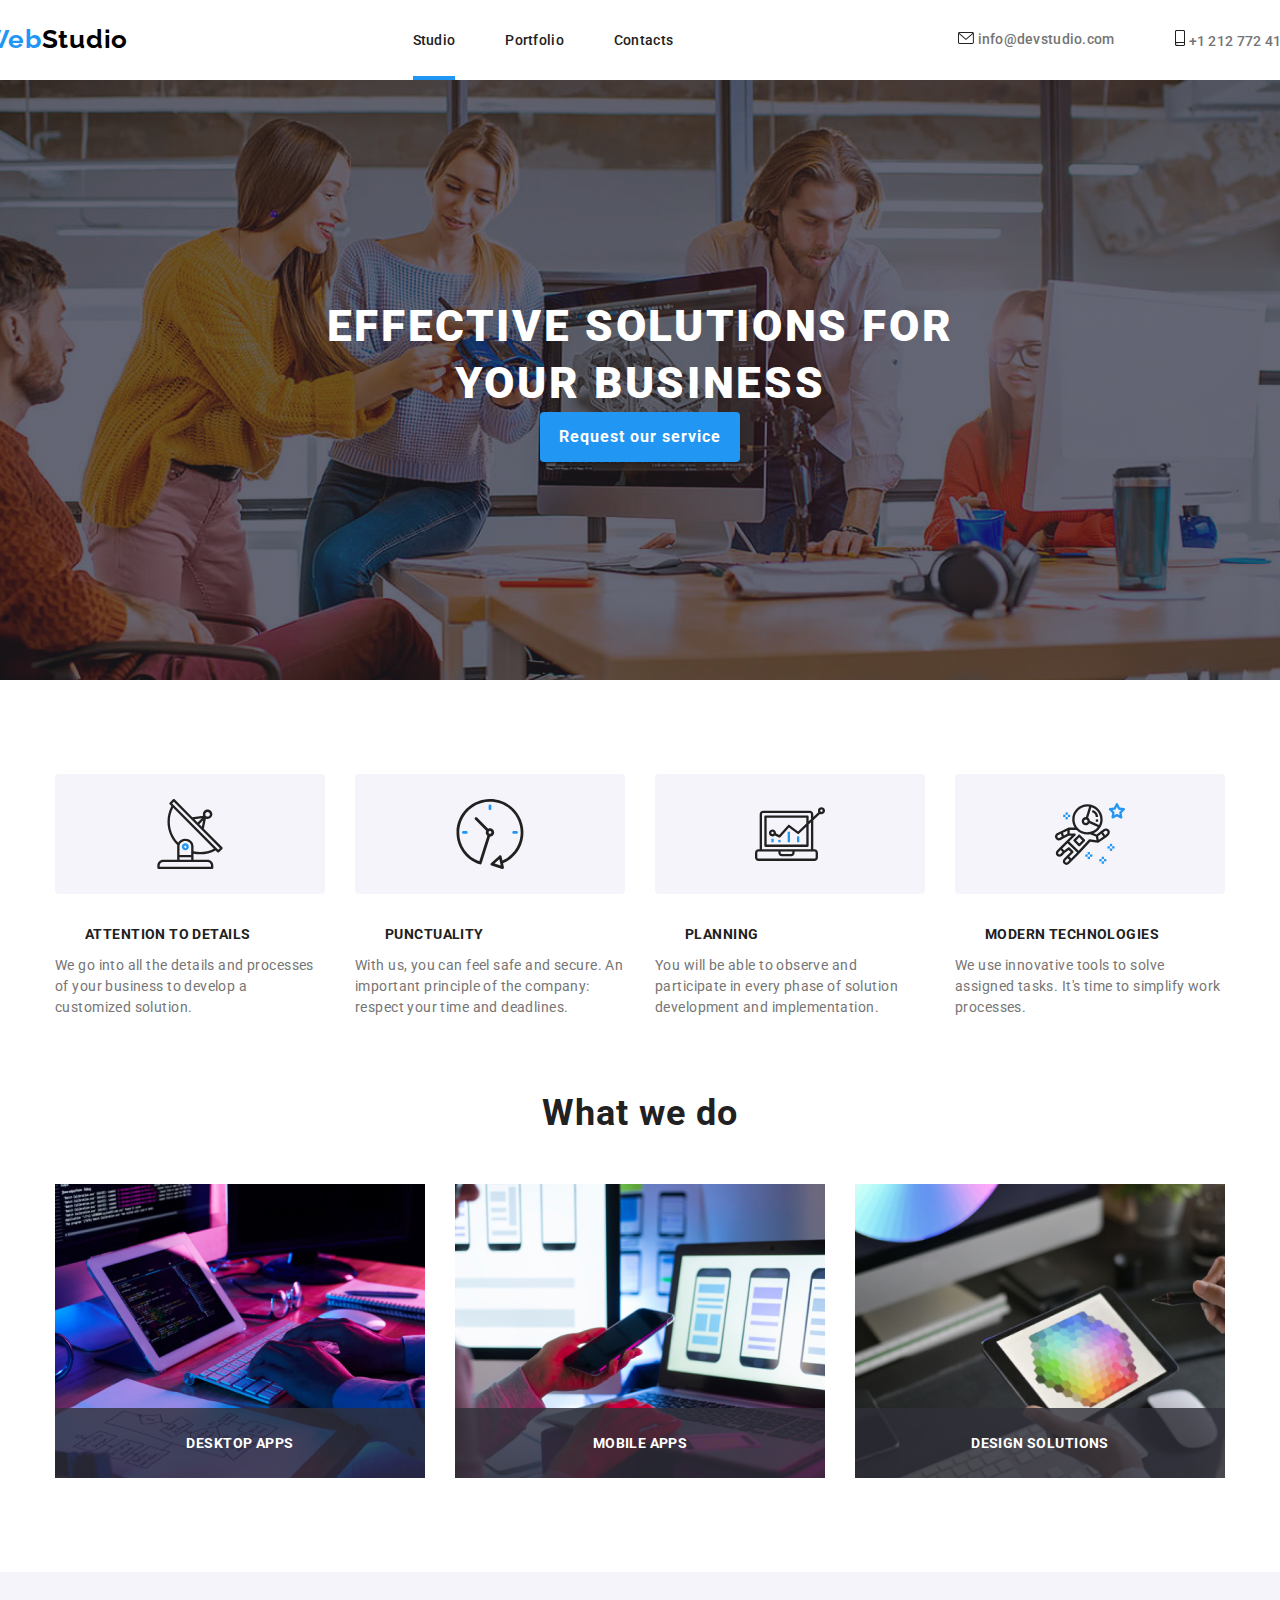
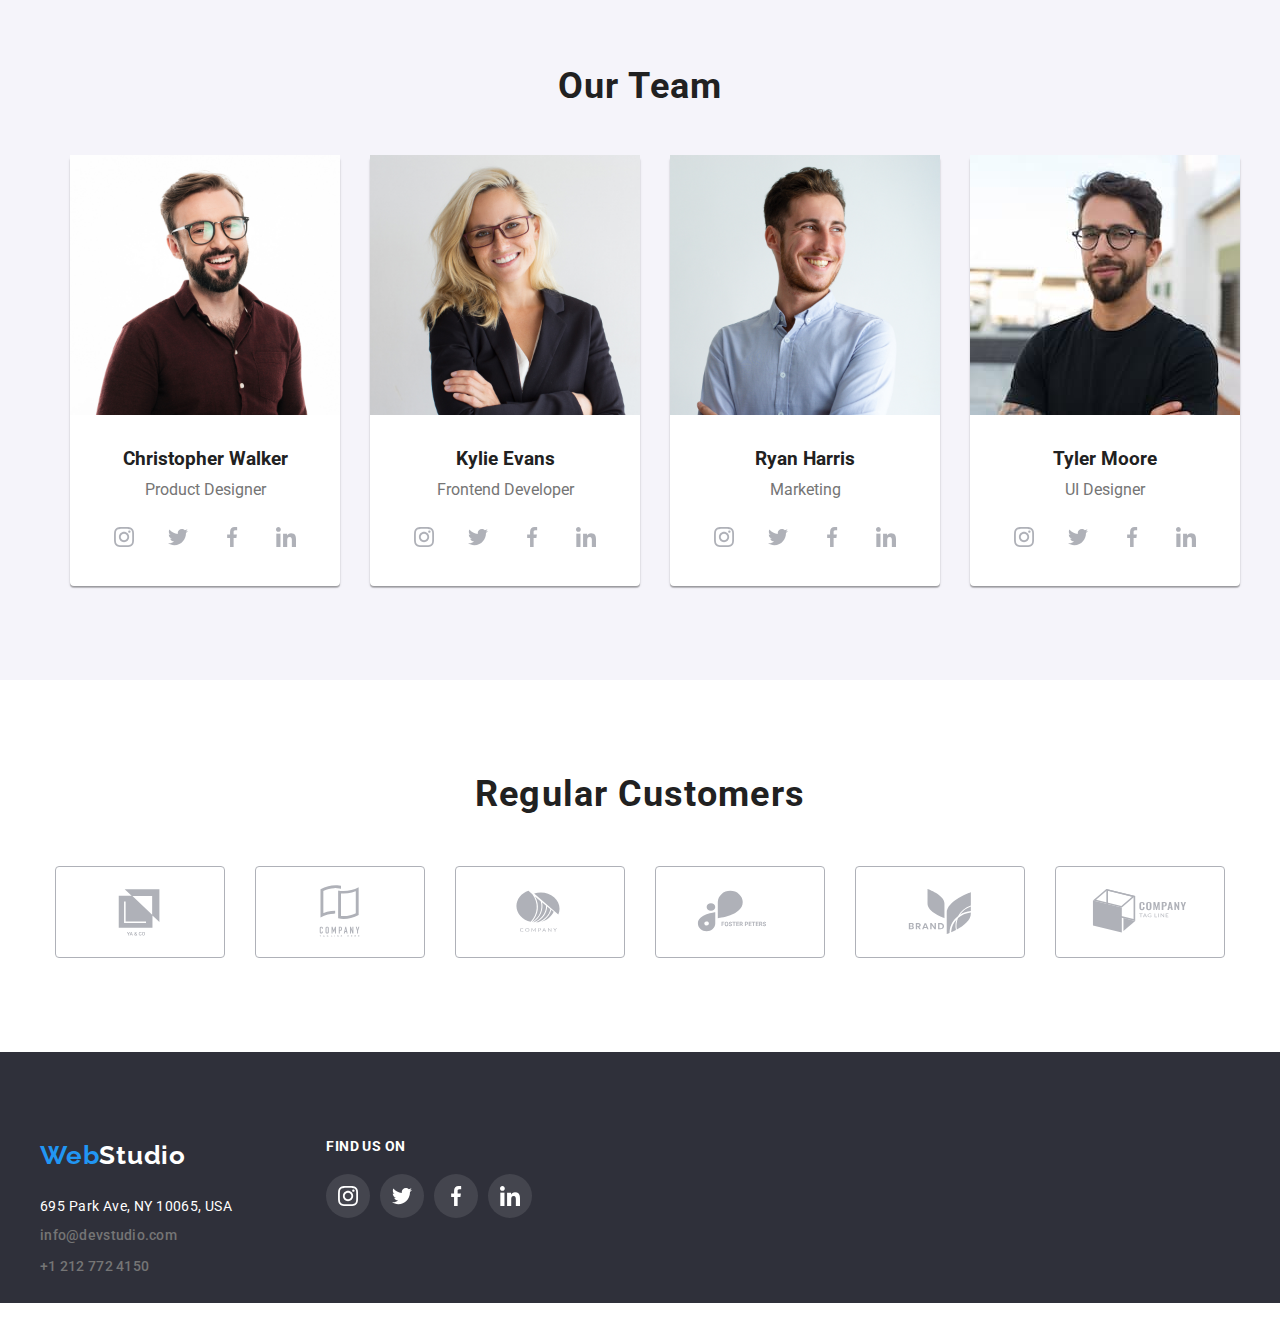
<file: index.html>
<!DOCTYPE html>
<html lang="en">
  <head>
    <meta charset="UTF-8" />
    <meta name="viewport" content="width=device-width, initial-scale=1.0" />
    <title>Studio</title>
    <link rel="stylesheet" href="css/reset.css" />
    <link rel="stylesheet" href="css/modern-normalize.css" />
    <link rel="preconnect" href="https://fonts.googleapis.com" />
    <link rel="preconnect" href="https://fonts.gstatic.com" crossorigin />
    <link rel="preconnect" href="https://fonts.googleapis.com" />
    <link rel="preconnect" href="https://fonts.gstatic.com" crossorigin />
    <link
      href="https://fonts.googleapis.com/css2?family=Raleway:wght@700&family=Roboto:wght@400;500;700;900&display=swap"
      rel="stylesheet"
    />
    <link rel="stylesheet" href="css/style.css" />
  </head>
  <body>
    <!-- Header section -->
    <header class="global-header">
      <div class="logo-container">
        <p class="webstudio-icon">
          <a href="index.html">Web<span class="studio-text">Studio</span></a>
        </p>
      </div>
      <!-- Navigation menu -->
      <nav class="nav-menu-container">
        <ul class="navigation-menu">
          <li class="header-link current">
            <a href="index.html">Studio</a>
          </li>
          <li class="header-link">
            <a href="portfolio.html">Portfolio</a>
          </li>
          <li class="header-link">
            <a href="contacts.html">Contacts</a>
          </li>
        </ul>
      </nav>
      <!-- Top contact details -->
      <div class="top-contact-details">
        <div class="mail-address">
          <span>
            <svg>
              <use href="./images/icons.svg#icon-envelope-hover"></use>
            </svg>
            <a href="mailto:info@devstudio.com">info@devstudio.com</a>
          </span>
        </div>
        <div class="phone-number">
          <span>
            <svg>
              <use href="./images/icons.svg#icon-smartphone"></use>
            </svg>
            <a href="tel:+12127724150"> +1 212 772 4150 </a>
          </span>
        </div>
      </div>
    </header>
    <!-- Main section -->
    <main>
      <section class="hero-section">
        <h1>EFFECTIVE SOLUTIONS FOR YOUR BUSINESS</h1>
        <div>
          <button data-modal-open class="request-button">
            Request our service
          </button>
        </div>
      </section>
    </main>
    <!-- Hero section -->
    <section class="container">
      <div class="hero-section-icons">
        <div class="icons-list">
          <svg class="icons">
            <use href="./images/icons.svg#icon-antenna-1"></use>
          </svg>
        </div>

        <div class="icons-list">
          <svg class="icons">
            <use href="./images/icons.svg#icon-clock-1"></use>
          </svg>
        </div>

        <div class="icons-list">
          <svg class="icons">
            <use href="./images/icons.svg#icon-diagram-1"></use>
          </svg>
        </div>

        <div class="icons-list">
          <svg class="icons">
            <use href="./images/icons.svg#icon-astronaut-1"></use>
          </svg>
        </div>
      </div>
      <div class="text-board-section">
        <div class="attention-board">
          <h3>ATTENTION TO DETAILS</h3>
          <div>
            We go into all the details and processes of your business to develop
            a customized solution.
          </div>
        </div>

        <div class="punctuality-board">
          <h3>PUNCTUALITY</h3>
          <div>
            With us, you can feel safe and secure. An important principle of the
            company: respect your time and deadlines.
          </div>
        </div>

        <div class="planning-board">
          <h3>PLANNING</h3>
          <div>
            You will be able to observe and participate in every phase of
            solution development and implementation.
          </div>
        </div>

        <div class="modern-techno-board">
          <h3>MODERN TECHNOLOGIES</h3>
          <div>
            We use innovative tools to solve assigned tasks. It's time to
            simplify work processes.
          </div>
        </div>
      </div>
    </section>
    <!-- What we do section -->
    <section class="what-we-do-section">
      <h2>What we do</h2>
      <div class="photo-panel-section">
        <ul class="photo-panel-board">
          <li class="photo-elements">
            <img
              src="images/fingersWritingCodeOnKeyboard.jpg"
              alt="fingers writing code on keyboard"
              width="370"
            />
            <div class="overlay-text">
              <div>DESKTOP APPS</div>
            </div>
          </li>
          <li class="photo-elements">
            <img
              src="images/watchingPhoneNearLaptop.jpg"
              alt="watching phone near laptop"
              width="370"
            />
            <div class="overlay-text">
              <div>Mobile APPS</div>
            </div>
          </li>
          <li class="photo-elements">
            <img
              src="images/drawingOnTheTablet.jpg"
              alt="drawing on the tablet"
              width="370"
            />
            <div class="overlay-text">
              <div>DESIGN SOLUTIONS</div>
            </div>
          </li>
        </ul>
      </div>
    </section>
    <!-- Our team section -->
    <section class="our-team-section">
      <h2 class="our-team-section-title">Our Team</h2>

      <ul class="team-member-panel">
        <li class="card">
          <div class="photo-album">
            <img
              src="images/christopherWalkerPhoto.jpg"
              alt="Cristopher Walker photo"
              width="270"
            />
          </div>
          <h3>Christopher Walker</h3>
          <span class="profession-title">Product Designer</span>
          <div class="social-icons">
            <a
              href="https://www.instagram.com/"
              class="social-media-icons"
              aria-label="Instagram"
            >
              <svg>
                <use href="./images/icons.svg#icon-instagram-2"></use>
              </svg>
            </a>

            <a
              href="https://www.twitter.com/"
              class="social-media-icons"
              aria-label="Twitter"
            >
              <svg>
                <use href="./images/icons.svg#icon-twitter-1"></use>
              </svg>
            </a>

            <a
              href="https://www.facebook.com/"
              class="social-media-icons"
              aria-label="Facebook"
            >
              <svg>
                <use href="./images/icons.svg#icon-facebook-1"></use>
              </svg>
            </a>

            <a
              href="https://www.linkedin.com/"
              class="social-media-icons"
              aria-label="Linkedin"
            >
              <svg>
                <use href="./images/icons.svg#icon-linkedin-1"></use>
              </svg>
            </a>
          </div>
        </li>

        <li class="card">
          <div class="photo-album">
            <img
              src="images/kylieEvansPhoto.jpg"
              alt="Kylie Evans photo"
              width="270"
            />
          </div>

          <h3>Kylie Evans</h3>
          <span class="profession-title">Frontend Developer</span>
          <div class="social-icons">
            <a
              href="https://www.instagram.com/"
              class="social-media-icons"
              aria-label="Instagram"
            >
              <svg>
                <use href="./images/icons.svg#icon-instagram-2"></use>
              </svg>
            </a>

            <a
              href="https://www.twitter.com/"
              class="social-media-icons"
              aria-label="Twitter"
            >
              <svg>
                <use href="./images/icons.svg#icon-twitter-1"></use>
              </svg>
            </a>

            <a
              href="https://www.facebook.com/"
              class="social-media-icons"
              aria-label="Facebook"
            >
              <svg>
                <use href="./images/icons.svg#icon-facebook-1"></use>
              </svg>
            </a>

            <a
              href="https://www.linkedin.com/"
              class="social-media-icons"
              aria-label="Linkedin"
            >
              <svg>
                <use href="./images/icons.svg#icon-linkedin-1"></use>
              </svg>
            </a>
          </div>
        </li>

        <li class="card">
          <div class="photo-album">
            <img
              src="images/ryanHarrisPhoto.jpg"
              alt="Ryan Harris photo"
              width="270"
            />
          </div>
          <h3>Ryan Harris</h3>
          <span class="profession-title">Marketing</span>
          <div class="social-icons">
            <a
              href="https://www.instagram.com/"
              class="social-media-icons"
              aria-label="Instagram"
            >
              <svg>
                <use href="./images/icons.svg#icon-instagram-2"></use>
              </svg>
            </a>

            <a
              href="https://www.twitter.com/"
              class="social-media-icons"
              aria-label="Twitter"
            >
              <svg>
                <use href="./images/icons.svg#icon-twitter-1"></use>
              </svg>
            </a>

            <a
              href="https://www.facebook.com/"
              class="social-media-icons"
              aria-label="Facebook"
            >
              <svg>
                <use href="./images/icons.svg#icon-facebook-1"></use>
              </svg>
            </a>

            <a
              href="https://www.linkedin.com/"
              class="social-media-icons"
              aria-label="Linkedin"
            >
              <svg>
                <use href="./images/icons.svg#icon-linkedin-1"></use>
              </svg>
            </a>
          </div>
        </li>

        <li class="card">
          <div class="photo-album">
            <img
              src="images/tylerMoorePhoto.jpg"
              alt="Tyler Moore photo"
              width="270"
            />
          </div>
          <h3>Tyler Moore</h3>
          <span class="profession-title">UI Designer</span>
          <div class="social-icons">
            <a
              href="https://www.instagram.com/"
              class="social-media-icons"
              aria-label="Instagram"
            >
              <svg>
                <use href="./images/icons.svg#icon-instagram-2"></use>
              </svg>
            </a>

            <a
              href="https://www.twitter.com/"
              class="social-media-icons"
              aria-label="Twitter"
            >
              <svg>
                <use href="./images/icons.svg#icon-twitter-1"></use>
              </svg>
            </a>

            <a
              href="https://www.facebook.com/"
              class="social-media-icons"
              aria-label="Facebook"
            >
              <svg>
                <use href="./images/icons.svg#icon-facebook-1"></use>
              </svg>
            </a>

            <a
              href="https://www.linkedin.com/"
              class="social-media-icons"
              aria-label="Linkedin"
            >
              <svg>
                <use href="./images/icons.svg#icon-linkedin-1"></use>
              </svg>
            </a>
          </div>
        </li>
      </ul>
    </section>
    <!-- Regular costumers section -->
    <section class="regular-costumers-section">
      <h2>Regular Customers</h2>
      <div class="logo-section">
        <div class="logo">
          <svg>
            <use href="./images/icons.svg#icon-first-logo"></use>
          </svg>
        </div>
        <div class="logo">
          <svg>
            <use href="./images/icons.svg#icon-second-logo"></use>
          </svg>
        </div>
        <div class="logo">
          <svg>
            <use href="./images/icons.svg#icon-third-logo"></use>
          </svg>
        </div>
        <div class="logo">
          <svg>
            <use href="./images/icons.svg#icon-fourth-logo"></use>
          </svg>
        </div>
        <div class="logo">
          <svg>
            <use href="./images/icons.svg#icon-fifth-logo"></use>
          </svg>
        </div>
        <div class="logo">
          <svg>
            <use href="./images/icons.svg#icon-sixth-logo"></use>
          </svg>
        </div>
      </div>
    </section>
    <!-- Bottom section -->
    <div class="bottom-section">
      <footer class="bottom-contact-details">
        <div class="webstudio-section">
          <p class="webstudio-icon">
            <a href="index.html"
              >Web<span class="bottom-studio-text">Studio</span></a
            >
          </p>

          <address class="work-place">695 Park Ave, NY 10065, USA</address>
          <div class="contact-details">
            <div class="phone-number">
              <a href="mailto:info@devstudio.com">info@devstudio.com</a>
            </div>
            <div class="mail-address">
              <a href="tel:+12127724150"> +1 212 772 4150 </a>
            </div>
          </div>
        </div>

        <div class="find-us">
          <p>Find us on</p>
          <div class="bottom-social-icons">
            <a
              href="https://www.instagram.com/"
              class="bottom-social-media-icons"
              aria-label="Instagram"
            >
              <svg class="social-icon">
                <use href="./images/icons.svg#icon-instagram-2"></use>
              </svg>
            </a>

            <a
              href="https://www.twitter.com/"
              class="bottom-social-media-icons"
              aria-label="Twitter"
            >
              <svg class="social-icon">
                <use href="./images/icons.svg#icon-twitter-1"></use>
              </svg>
            </a>

            <a
              href="https://www.facebook.com/"
              class="bottom-social-media-icons"
              aria-label="Facebook"
            >
              <svg class="social-icon">
                <use href="./images/icons.svg#icon-facebook-1"></use>
              </svg>
            </a>

            <a
              href="https://www.linkedin.com/"
              class="bottom-social-media-icons"
              aria-label="Linkedin"
            >
              <svg class="social-icon">
                <use href="./images/icons.svg#icon-linkedin-1"></use>
              </svg>
            </a>
          </div>
        </div>
      </footer>
    </div>

    <!-- Modal -->
    <div class="modal is-hidden" data-modal>
      <div class="modal-content">
        <button class="close-button" data-modal-close>&times;</button>
      </div>
    </div>

    <script src="./js/modal.js"></script>
  </body>
</html>
</file>
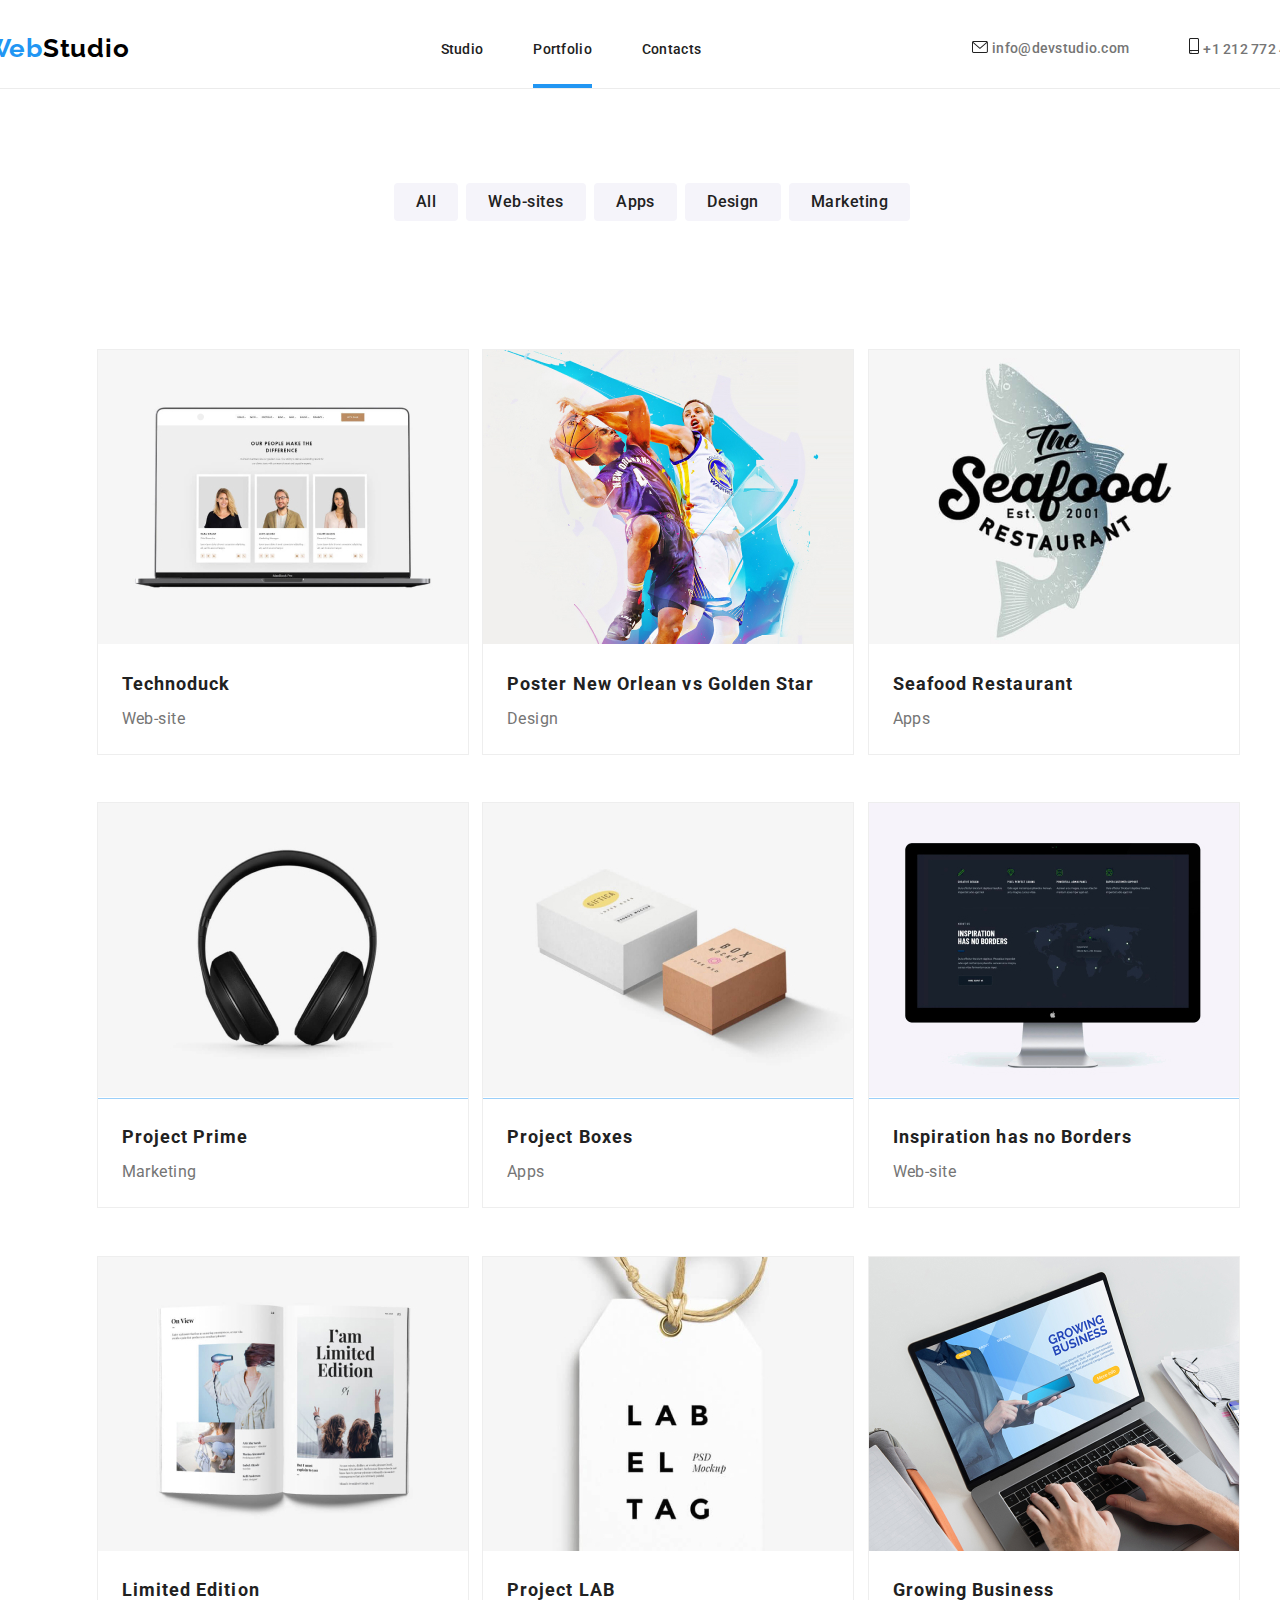
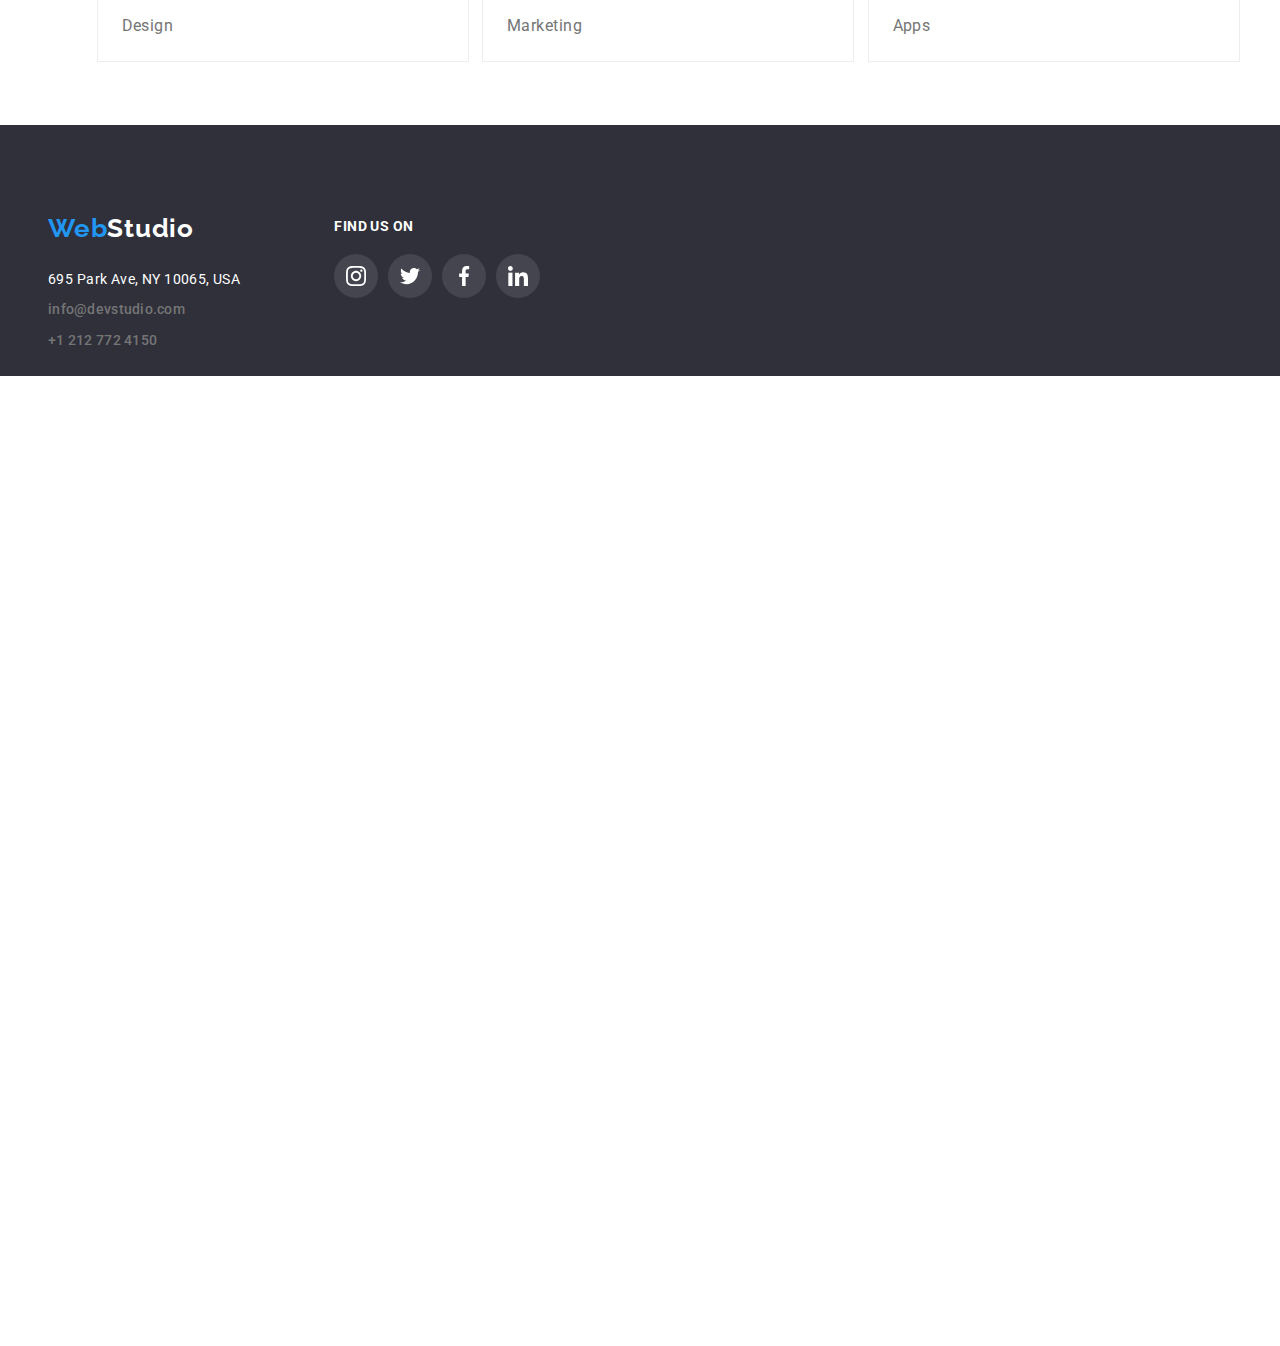
<file: portfolio.html>
<!DOCTYPE html>
<html lang="en">
  <head>
    <meta charset="UTF-8" />
    <meta name="viewport" content="width=device-width, initial-scale=1.0" />
    <title>Portfolio</title>
    <link rel="preconnect" href="https://fonts.googleapis.com" />
    <link rel="preconnect" href="https://fonts.gstatic.com" crossorigin />
    <link rel="preconnect" href="https://fonts.googleapis.com" />
    <link rel="preconnect" href="https://fonts.gstatic.com" crossorigin />
    <link
      href="https://fonts.googleapis.com/css2?family=Raleway:wght@700&family=Roboto:wght@400;500;700;900&display=swap"
      rel="stylesheet"
    />
    <link rel="stylesheet" href="css/style.css" />
  </head>

  <body>
    <div class="portfolio-layout-page">
      <header class="global-header">
        <div class="logo-container">
          <p class="webstudio-icon">
            <a href="index.html">Web<span class="studio-text">Studio</span></a>
          </p>
        </div>

        <nav class="nav-menu-container">
          <ul class="navigation-menu">
            <li class="header-link">
              <a href="index.html">Studio</a>
            </li>
            <li class="header-link current">
              <a
                href="portfolio.html"
                target="_blank"
                rel="noopener noreferrer nofollow"
                >Portfolio</a
              >
            </li>
            <li class="header-link">
              <a
                href="contacts.html"
                target="_blank"
                rel="noopener noreferrer nofollow"
                >Contacts</a
              >
            </li>
          </ul>
        </nav>

        <div class="top-contact-details">
          <div class="mail-address">
            <span>
              <svg>
                <use href="./images/icons.svg#icon-envelope-hover"></use>
              </svg>
              <a href="mailto:info@devstudio.com">info@devstudio.com</a>
            </span>
          </div>
          <div class="phone-number">
            <span>
              <svg>
                <use href="./images/icons.svg#icon-smartphone"></use>
              </svg>
              <a href="tel:+12127724150"> +1 212 772 4150 </a>
            </span>
          </div>
        </div>
      </header>
      <div class="portfolio-header-border"></div>

      <div class="button-menu-section">
        <div class="button"><button class="all-button">All</button></div>
        <div class="button"><button class="web-button">Web-sites</button></div>
        <div class="button"><button class="apps-button">Apps</button></div>
        <div class="button"><button class="design-button">Design</button></div>
        <div class="button">
          <button class="marketing-button">Marketing</button>
        </div>
      </div>

      <section class="photo-section-board">
        <ul class="album-section">
          <li class="photo-card">
            <div class="animation">
              <img
                src="images/techoduckPhoto.jpg"
                alt="techonduck photo"
                width="370"
                height="294"
              />
              <div class="overlay-photo-text">
                <p>
                  Technoduck is a state-of-the-art coronavirus distribution
                  platform. Companies use this platform for digital espionage
                  and attacks on competitors' secure servers.
                </p>
              </div>
            </div>

            <h3>Technoduck</h3>
            <span class="target">Web-site</span>
          </li>

          <li class="photo-card">
            <div class="animation">
              <img
                src="images/newOrleanVsGoldenState.jpg"
                alt="New Orlean vs Golden State photo"
                width="370"
                height="294"
              />
              <div class="overlay-photo-text"></div>
            </div>
            <h3>Poster New Orlean vs Golden Star</h3>
            <span class="target">Design</span>
          </li>

          <li class="photo-card">
            <div class="animation">
              <img
                src="images/seaFoodRestaurant.jpg"
                alt="sea food restaurant photo"
                width="370"
                height="294"
              />
              <div class="overlay-photo-text"></div>
            </div>
            <h3>Seafood Restaurant</h3>
            <span class="target">Apps</span>
          </li>

          <li class="photo-card">
            <div class="animation">
              <img
                src="images/projectPrimePhoto.jpg"
                alt="project prime photo"
                width="370"
                height="294"
              />
              <div class="overlay-photo-text"></div>
            </div>
            <h3>Project Prime</h3>
            <span class="target">Marketing</span>
          </li>

          <li class="photo-card">
            <div class="animation">
              <img
                src="images/projectBoxPhoto.jpg"
                alt="project box photo"
                width="370"
                height="294"
              />
              <div class="overlay-photo-text"></div>
            </div>
            <h3>Project Boxes</h3>
            <span class="target">Apps</span>
          </li>

          <li class="photo-card">
            <div class="animation">
              <img
                src="images/inspirationHasNoBorderPhoto.jpg"
                alt="inspiration border photo"
                width="370"
                height="294"
              />
              <div class="overlay-photo-text"></div>
            </div>
            <h3>Inspiration has no Borders</h3>
            <span class="target">Web-site</span>
          </li>

          <li class="photo-card">
            <div class="animation">
              <img
                src="images/limitedEditionPhoto.jpg"
                alt="limited edition photo"
                width="370"
                height="294"
              />
              <div class="overlay-photo-text"></div>
            </div>
            <h3>Limited Edition</h3>
            <span class="target">Design</span>
          </li>

          <li class="photo-card">
            <div class="animation">
              <img
                src="images/projectLabPhoto.jpg"
                alt="project lab photo"
                width="370"
                height="294"
              />
              <div class="overlay-photo-text"></div>
            </div>
            <h3>Project LAB</h3>
            <span class="target">Marketing</span>
          </li>

          <li class="photo-card">
            <div class="animation">
              <img
                src="images/growingBusinessPhoto.jpg"
                alt="growing business photo"
                width="370"
                height="294"
              />
              <div class="overlay-photo-text"></div>
            </div>
            <h3>Growing Business</h3>
            <span class="target">Apps</span>
          </li>
        </ul>
      </section>
      <div class="bottom-section">
        <footer class="bottom-contact-details">
          <div class="webstudio-section">
            <p class="webstudio-icon">
              <a href="index.html"
                >Web<span class="bottom-studio-text">Studio</span></a
              >
            </p>

            <address class="work-place">695 Park Ave, NY 10065, USA</address>
            <div class="contact-details">
              <div class="phone-number">
                <a href="mailto:info@devstudio.com">info@devstudio.com</a>
              </div>
              <div class="mail-address">
                <a href="tel:+12127724150"> +1 212 772 4150 </a>
              </div>
            </div>
          </div>

          <div class="find-us">
            <p>Find us on</p>
            <div class="bottom-social-icons">
              <a
                href="https://www.instagram.com/"
                class="bottom-social-media-icons"
                aria-label="Instagram"
              >
                <svg class="social-icon">
                  <use href="./images/icons.svg#icon-instagram-2"></use>
                </svg>
              </a>

              <a
                href="https://www.twitter.com/"
                class="bottom-social-media-icons"
                aria-label="Twitter"
              >
                <svg class="social-icon">
                  <use href="./images/icons.svg#icon-twitter-1"></use>
                </svg>
              </a>

              <a
                href="https://www.facebook.com/"
                class="bottom-social-media-icons"
                aria-label="Facebook"
              >
                <svg class="social-icon">
                  <use href="./images/icons.svg#icon-facebook-1"></use>
                </svg>
              </a>

              <a
                href="https://www.linkedin.com/"
                class="bottom-social-media-icons"
                aria-label="Linkedin"
              >
                <svg class="social-icon">
                  <use href="./images/icons.svg#icon-linkedin-1"></use>
                </svg>
              </a>
            </div>
          </div>
        </footer>
      </div>
    </div>
  </body>
</html>
</file>
<file: css/style.css>
:root {
  --webstudio-font-family: "Raleway", sans-serif;
  --text-font-family: "Roboto", sans-serif;
  --button-links-color: #2196f3;
  --hover-buttons-color: #fff;
  --header-text-color: #212121;
  --normal-text-color: #757575;
  --portfolio-button-color: #f5f4fa;
  --section-width: 1600px;
  --border-radius-value: 4px;
  --social-media-background-color: #ffffff;
  --social-media-color: #afb1b8;
  --social-media-hover-text-color: #ffffff;
  --social-media-hover-background-color: #2196f3;
  --footer-background-color: #2f303a;
  --logo-background-color: #2196f3;
  --studio-background-color-for-card: #ffffff;
  --transition-value: 250ms cubic-bezier(0.4, 0, 0.2, 1);
}
/* Studio page */
body,
body :visited {
  font-family: "Roboto", sans-serif;
  color: var(--header-text-color);
  font-weight: 400;
}

body {
  width: var(--section-width);
  height: 2930px;
  width: 100%;
  display: flex;
  flex-direction: column;
  align-items: center;
}

.global-header {
  width: var(--section-width);
  height: 80px;
  display: flex;
  align-items: center;
  justify-content: space-around;
  flex-shrink: 0;
  border: 1px;
}

.global-header .nav-menu-container .navigation-menu {
  display: flex;
  justify-content: space-between;
  gap: 50px;
  position: relative;
}

.global-header .top-contact-details {
  display: flex;
  gap: 60px;
}

.hover-active-bar {
  visibility: hidden;
  width: 100%;
  height: 4px;
  border-radius: 2px;
  background: #2196f3;
  position: relative;
  top: 29px;
}

ul {
  list-style-type: none;
}

ul a:link,
ul a:visited,
ul a:hover {
  text-decoration: none;
  transition: color var(--transition-value);
}

.webstudio-icon a:link,
.webstudio-icon a:visited,
.webstudio-icon a:hover,
.webstudio-icon a:active {
  font-family: var(--webstudio-font-family);
  color: #2196f3;
  font-size: 26px;
  font-weight: 700;
  letter-spacing: 0.78px;
  text-decoration: none;
}

.studio-text {
  color: #000000;
  font-size: 26px;
  font-family: var(--webstudio-font-family);
  font-weight: 700;
  letter-spacing: 0.78px;
}

.navigation-menu li a {
  color: #212121;
  font-family: var(--text-font-family);
  font-size: 14px;
  font-weight: 500;
  letter-spacing: 0.28px;
}

.navigation-menu :focus,
.navigation-menu :hover,
.top-contact-details :hover,
.top-contact-details :focus,
.contact-details :hover,
.contact-details :focus {
  color: var(--button-links-color);
  transition: color var(--transition-value);
}

.header-link {
  position: relative;
}

.current::after {
  content: "";
  position: absolute;
  left: 0;
  top: 45px;
  width: 100%;
  height: 4px;
  flex-shrink: 0;
  background-color: #2196f3;
}

.top-contact-details a,
.contact-details a {
  color: var(--normal-text-color);
  font-size: 14px;
  font-weight: 500;
  letter-spacing: 0.28px;
  text-decoration: none;
}

.phone-number svg {
  width: 10px;
  height: 16px;
  flex-shrink: 0;
  cursor: pointer;
}

.mail-address svg {
  width: 16px;
  height: 11.996px;
  flex-shrink: 0;
  cursor: pointer;
}

.hero-section {
  background: linear-gradient(rgba(47, 48, 58, 0.4), rgba(47, 48, 58, 0.4)),
    url("../images/heroBackground.jpg");
  width: var(--section-width);
  height: 600px;
  flex-shrink: 0;
  display: flex;
  flex-direction: column;
  justify-content: center;
  align-items: center;
}

.hero-section h1 {
  color: #fff;
  font-size: 44px;
  font-weight: 900;
  line-height: 1.3;
  letter-spacing: 2.64px;
  text-align: center;
  text-transform: uppercase;
  display: flex;
  flex-direction: column;
  justify-content: center;
  align-items: center;
  width: 696px;
  flex-shrink: 0;
}

.hero-section .request-button {
  width: 200px;
  height: 50px;
  flex-shrink: 0;
  border-radius: var(--border-radius-value);
  background: var(--button-links-color);
  border: none;
  box-shadow: 0px 4px 4px 0px rgba(0, 0, 0, 0.15);
}

.request-button,
.request-button :focus,
.request-button :hover {
  background-color: var(--button-links-color);
  color: var(--hover-buttons-color);
  text-align: center;
  font-size: 16px;
  font-weight: 700;
  line-height: 1.875em;
  letter-spacing: 0.96px;
  cursor: pointer;
}

.container {
  display: flex;
  flex-direction: column;
  align-items: center;
}

.text-board-section h3 {
  color: var(--header-text-color);
  font-size: 14px;
  font-weight: 700;
  letter-spacing: 0.42px;
  text-transform: uppercase;
  margin-left: 30px;
  margin-bottom: 10px;
}

.hero-section-icons {
  display: flex;
  gap: 30px;
  margin-top: 94px;
  margin-bottom: 30px;
}

.hero-section-icons .icons-list {
  display: flex;
  justify-content: center;
  align-items: center;
  width: 270px;
  height: 120px;
  flex-shrink: 0;
  border-radius: 4px;
  background: #f5f4fa;
}

.hero-section-icons .icons {
  display: flex;
  width: 70px;
  height: 70px;
  flex-shrink: 0;
}

.text-board-section {
  display: flex;
  justify-content: center;
  gap: 30px;
  width: var(--section-width);
  color: var(--normal-text-color);
  font-size: 14px;
  line-height: 1.5em;
  letter-spacing: 0.42px;
}

.text-board-section .attention-board,
.text-board-section .punctuality-board,
.text-board-section .planning-board,
.text-board-section .modern-techno-board {
  display: flex;
  flex-direction: column;
  flex-shrink: 0;
  width: 270px;
  height: 75px;
  margin-bottom: 94px;
}

h2 {
  color: var(--header-text-color);
  text-align: center;
  font-size: 36px;
  font-weight: 700;
  letter-spacing: 1.08px;
}

.photo-panel-section {
  margin-top: 50px;
  margin-bottom: 94px;
}

.photo-panel-board {
  display: flex;
  gap: 30px;
}

.photo-elements {
  position: relative;
  width: 370px;
  height: 294px;
  flex-shrink: 0;
}

.overlay-text {
  background: rgba(47, 48, 58, 0.8);
  position: absolute;
  bottom: 0;
  width: 370px;
  height: 70px;
  flex-shrink: 0;
  color: #fff;
  font-family: var(--text-font-family);
  font-size: 14px;
  font-weight: 700;
  letter-spacing: 0.42px;
  text-transform: uppercase;
  display: flex;
  justify-content: center;
  align-items: center;
}

.our-team-section {
  width: 1600px;
  height: 708px;
  flex-shrink: 0;
  background-color: #f5f4fa;
  display: flex;
  flex-direction: column;
}

.our-team-section h2 {
  width: var(--section-width);
  margin-top: 94px;
  margin-bottom: 50px;
}

.team-member-panel {
  display: flex;
  justify-content: center;
}

.team-member-panel .card {
  width: 270px;
  height: 428px;
  margin-left: 30px;
  flex-shrink: 0;
  display: flex;
  background-color: var(--studio-background-color-for-card);
  flex-direction: column;
  justify-content: center;
  align-items: center;
  border-radius: 0px 0px 4px 4px;
  box-shadow: 0px 2px 1px 0px #00000033, 0px 1px 1px 0px #00000024,
    0px 1px 3px 0px #0000001f;
}

.team-member-panel .card .social-icons {
  display: flex;
  justify-content: center;
  gap: 10px;
  margin-bottom: 30px;
}

.social-icons .social-media-icons {
  display: flex;
  justify-content: center;
  align-items: center;
  width: 44px;
  height: 44px;
  flex-shrink: 0;
  background-color: var(--social-media-background-color);
  border-radius: 50%;
}

.social-icons :hover,
.social-icons :focus {
  background-color: var(--social-media-hover-background-color);
  color: var(--social-media-hover-text-color);
  transition: color, var(--transition-value);
}

.social-media-icons svg {
  width: 20px;
  height: 20px;
  flex-shrink: 0;
  color: var(--social-media-color);
}

.team-member-panel h3 {
  margin-top: 30px;
  margin-bottom: 10px;
}

.team-member-panel .profession-title {
  margin-bottom: 16px;
  color: var(--normal-text-color);
}

.team-member-list h3 {
  color: var(--header-text-color);
  font-size: 16px;
  font-weight: 500;
  letter-spacing: 0.48px;
}

.team-member-list {
  color: var(--normal-text-color);
  font-size: 16px;
  letter-spacing: 0.48px;
}

.regular-costumers-section {
  width: 1170px;
  height: 184px;
  flex-shrink: 0;
  margin-top: 94px;
  margin-bottom: 94px;
}

.regular-costumers-section h2 {
  margin-bottom: 50px;
}

.regular-costumers-section .logo-section {
  display: flex;
  justify-content: space-evenly;
  gap: 30px;
}

.logo-section .logo {
  width: 170px;
  height: 92px;
  flex-shrink: 0;
  border-radius: 4px;
  border: 1px solid #afb1b8;
  fill: #afb1b8;
  color: #afb1b8;
  margin-bottom: 30px;
  display: flex;
  justify-content: center;
  align-items: center;
}

.logo-section .logo svg {
  width: 106px;
  height: 60px;
  flex-shrink: 0;
}

.logo-section :hover,
.logo-section :focus {
  cursor: pointer;
  color: var(--logo-background-color);
  border-color: var(--logo-background-color);
  fill: var(--logo-background-color);
  transition: color, var(--transition-value);
}

.bottom-section {
  background: linear-gradient(
    to top,
    var(--footer-background-color),
    var(--footer-background-color)
  );
  display: flex;
  justify-content: center;
  width: 100%;
  width: var(--section-width);
}

.bottom-contact-details {
  width: 1200px;
  height: 251px;
  display: flex;
  justify-content: flex-start;
  align-items: center;
  gap: 94px;
  flex-shrink: 0;
}

.bottom-contact-details .bottom-studio-text {
  color: #ffffff;
}

.bottom-contact-details .webstudio-icon {
  margin-top: 60px;
  margin-bottom: 28px;
}

.bottom-contact-details .work-place {
  color: #fff;
  font-family: var(--text-font-family);
  font-size: 14px;
  font-style: normal;
  font-weight: 400;
  line-height: normal;
  letter-spacing: 0.42px;
  margin-bottom: 12px;
}

.bottom-contact-details .phone-number {
  margin-bottom: 12px;
}

.find-us {
  display: flex;
  flex-direction: column;
  justify-content: center;
  width: 206px;
  height: 80px;
  flex-shrink: 0;
}

.find-us p {
  color: #ffffff;
  font-family: var(--text-font-family);
  font-size: 14px;
  font-style: normal;
  font-weight: 700;
  line-height: normal;
  letter-spacing: 0.42px;
  text-transform: uppercase;
  margin-bottom: 20px;
}

.find-us .bottom-social-icons {
  display: flex;
  justify-content: flex-start;
  gap: 10px;
}

.find-us .bottom-social-icons .bottom-social-media-icons {
  width: 44px;
  height: 44px;
  flex-shrink: 0;
  background-color: #ffffff1a;
  border-radius: 50%;
  display: flex;
  justify-content: center;
  align-items: center;
}

.find-us .bottom-social-icons :hover,
.find-us .bottom-social-icons :focus {
  background-color: var(--logo-background-color);
  transition: background-color var(--transition-value);
}

.find-us .bottom-social-icons .bottom-social-media-icons .social-icon {
  width: 20px;
  height: 20px;
  flex-shrink: 0;
  color: white;
}

/* Portfolio page */
.portfolio-layout-page {
  display: flex;
  width: 1600px;
  width: 100%;
  flex-direction: column;
  justify-content: center;
  align-items: center;
}

.portfolio-header-border {
  width: 1600px;
  height: 1px;
  background-color: #ececec;
}

.button button {
  font-size: 16px;
  color: #212121;
  text-align: center;
  font-family: var(--text-font-family);
  font-size: 16px;
  font-style: normal;
  font-weight: 500;
  line-height: 26px;
  letter-spacing: 0.48px;
}

.button-menu-section {
  display: flex;
  margin-top: 94px;
  margin-bottom: 56px;
}

.button-menu-section .button {
  margin-left: 8px;
  margin-bottom: 56px;
}

.button .all-button {
  width: 64px;
  height: 38px;
  flex-shrink: 0;
  border-radius: var(--border-radius-value);
  border: none;
  background: var(--portfolio-button-color);
}

.button .web-button {
  width: 120px;
  height: 38px;
  flex-shrink: 0;
  border-radius: var(--border-radius-value);
  border: none;
  background: var(--portfolio-button-color);
}

.button .apps-button {
  width: 83px;
  height: 38px;
  flex-shrink: 0;
  border: none;
  border-radius: var(--border-radius-value);
  background: var(--portfolio-button-color);
}

.button .design-button {
  width: 96px;
  height: 38px;
  flex-shrink: 0;
  border: none;
  border-radius: var(--border-radius-value);
  background: var(--portfolio-button-color);
}

.button .marketing-button {
  width: 121px;
  height: 38px;
  flex-shrink: 0;
  border: none;
  border-radius: var(--border-radius-value);
  background: var(--portfolio-button-color);
}

.button :hover,
.button :active,
.button :focus {
  background-color: var(--button-links-color);
  color: var(--hover-buttons-color);
  font-weight: 500;
  line-height: 1.625em;
  letter-spacing: 0.48px;
  cursor: pointer;
  transition: color, var(--transition-value);
  box-shadow: 0px 2px 2px 0px rgba(0, 0, 0, 0.12),
    0px 1px 2px 0px rgba(0, 0, 0, 0.08), 0px 3px 1px 0px rgba(0, 0, 0, 0.1);
}

.photo-section-board .album-section {
  display: flex;
  justify-content: space-evenly;
  flex-wrap: wrap;
  width: 1170px;
  height: 1360px;
  color: var(--normal-text-color);
  font-size: 16px;
  line-height: 1.875em;
  letter-spacing: 0.48px;
}

.photo-section-board h3 {
  color: var(--header-text-color);
  font-size: 18px;
  font-weight: 700;
  line-height: 2.25em;
  letter-spacing: 1.08px;
  margin-left: 24px;
  margin-bottom: 0px;
}

.photo-section-board .photo-card {
  width: 370px;
  height: 404px;
  flex-shrink: 0;
  border: 1px solid #eee;
  background: #fff;
  display: flex;
  flex-direction: column;
}

.photo-section-board .target {
  margin-left: 24px;
  margin-bottom: 20px;
}

.album-section :focus,
.album-section :hover {
  border: 1px solid #eee;
  box-shadow: 1px 4px 6px 0px rgba(0, 0, 0, 0.16),
    0px 4px 4px 0px rgba(0, 0, 0, 0.06), 0px 1px 1px 0px rgba(0, 0, 0, 0.12);
  cursor: pointer;
  transition: box-shadow, var(--transition-value);
}

.album-section :hover .overlay-photo-text {
  height: 100%;
  transform: translateY(0);
}

.photo-card :focus,
.photo-card :hover {
  border: none;
  box-shadow: none;
}

.photo-card .animation {
  position: relative;
  overflow: hidden;
}

.overlay-photo-text {
  background-color: rgba(33, 150, 243, 0.9);
  top: 0;
  left: 0;
  width: 100%;
  height: 100%;
  flex-shrink: 0;
  position: absolute;
  transition: 0.5s ease;
  transform: translateY(100%);
}

.overlay-photo-text p {
  color: #fff;
  font-family: var(--text-font-family);
  font-size: 18px;
  font-weight: 400;
  line-height: 28px;
  letter-spacing: 0.54px;
  text-align: start;
  padding: 30px;
}

/* Modal */

.modal {
  position: fixed;
  width: 100%;
  height: 100%;
  background: rgba(0, 0, 0, 0.2);
  display: flex;
  justify-content: center;
  align-items: center;
  transition: 250ms ease;
}

.modal-content {
  width: 528px;
  height: 581px;
  flex-shrink: 0;
  background-color: #fff;
  border-radius: 4px;
  box-shadow: 0px 2px 1px 0px rgba(0, 0, 0, 0.2),
    0px 1px 1px 0px rgba(0, 0, 0, 0.14), 0px 1px 3px 0px rgba(0, 0, 0, 0.12);
  position: relative;
}

.is-hidden {
  visibility: hidden;
  opacity: 0;
  pointer-events: none;
  transition: 250ms ease;
}

.close-button {
  background-color: #fff;
  border: 1px solid rgba(0, 0, 0, 0.1);
  cursor: pointer;
  position: absolute;
  right: 8px;
  top: 8px;
  width: 30px;
  height: 30px;
  flex-shrink: 0;
  border-radius: 50%;
  color: #000000;
  font-size: 18px;
}
</file>
